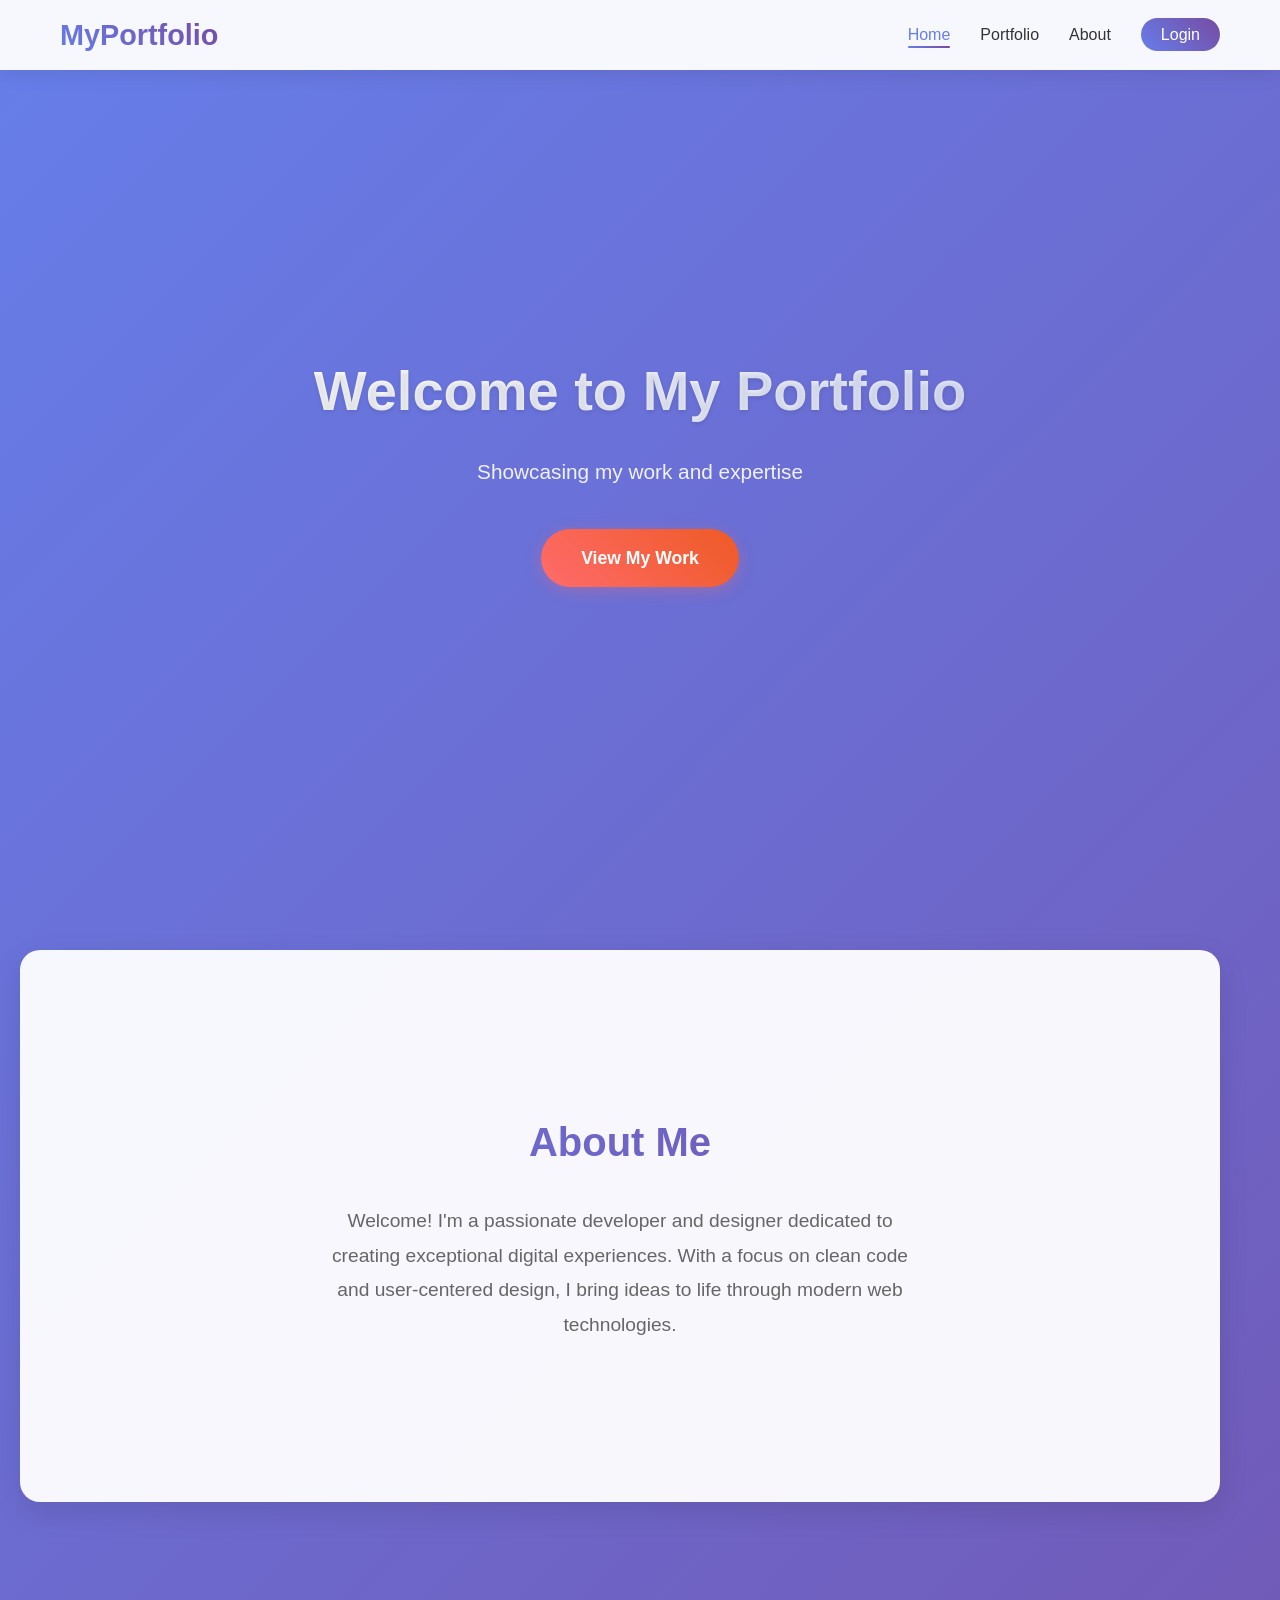
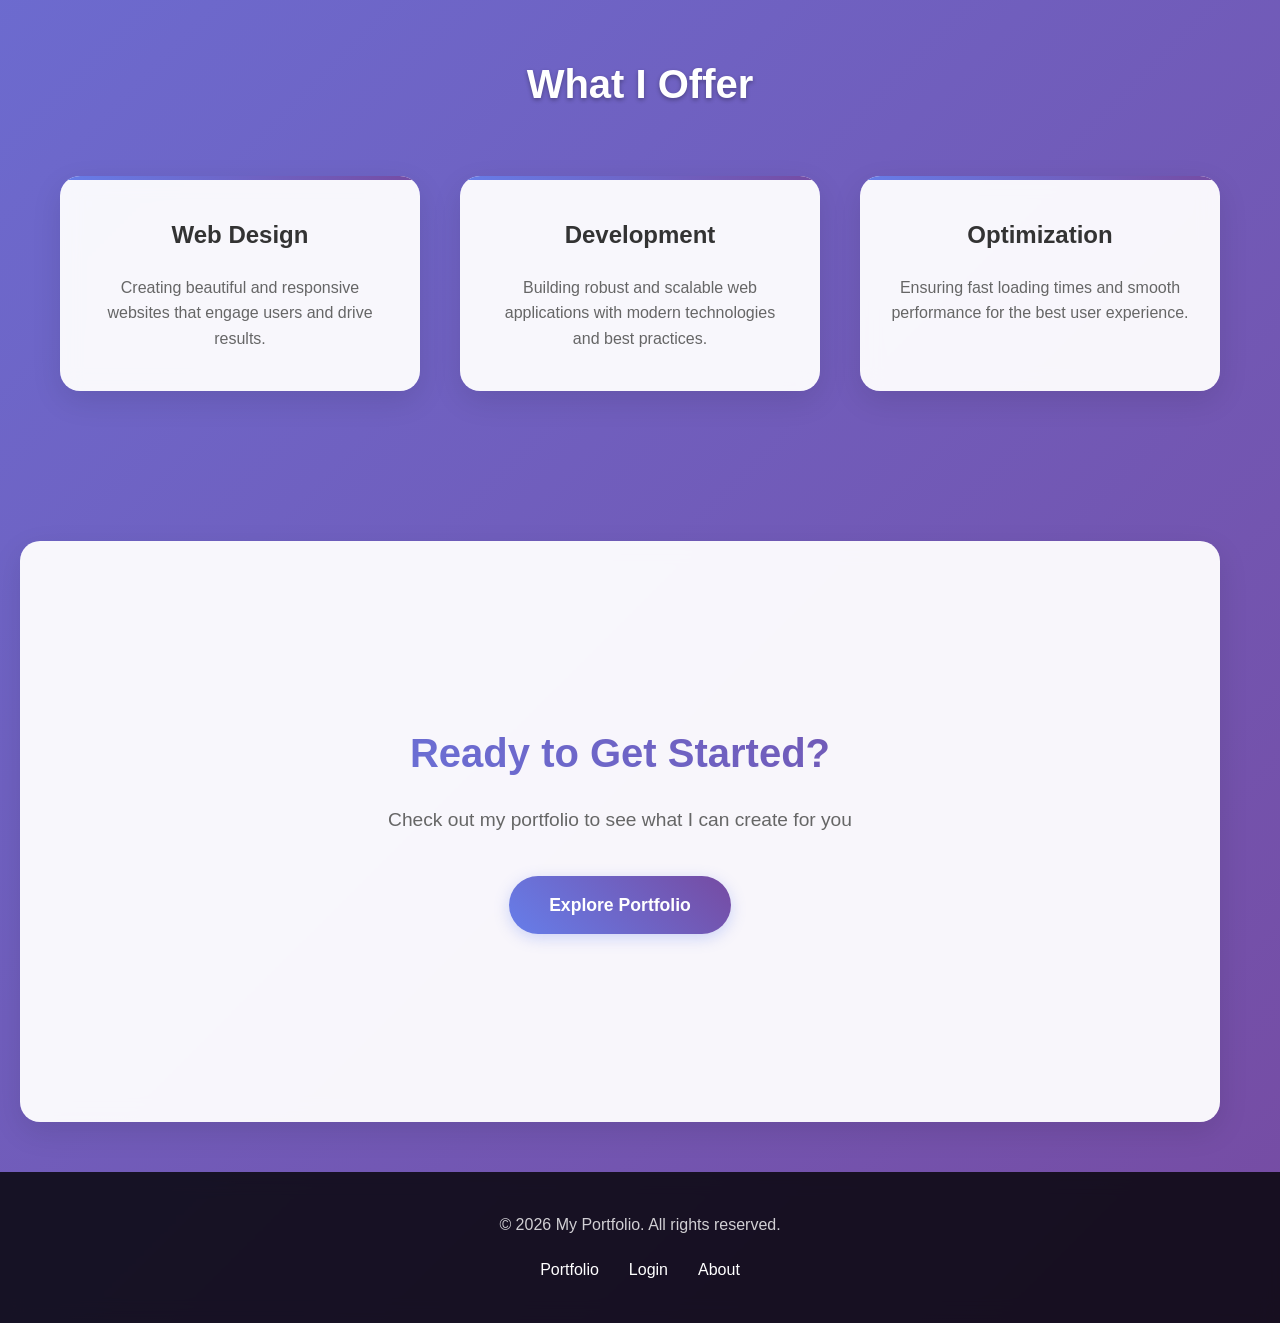
<file: index.htm>
<!DOCTYPE html>
<html lang="en">
<head>
    <meta charset="UTF-8">
    <meta name="viewport" content="width=device-width, initial-scale=1.0">
    <title>Home | Welcome</title>
    <link rel="stylesheet" href="./index.css">
</head>
<body>
    <!-- Navigation Bar -->
    <nav class="navbar">
        <div class="nav-container">
            <div class="logo">MyPortfolio</div>
            <ul class="nav-menu">
                <li><a href="./index.htm" class="nav-link active">Home</a></li>
                <li><a href="./portfolio.html" class="nav-link">Portfolio</a></li>
                <li><a href="#about" class="nav-link">About</a></li>
                <li><a href="./login.htm" class="nav-link login-btn">Login</a></li>
            </ul>
        </div>
    </nav>

    <!-- Hero Section -->
    <section class="hero">
        <div class="hero-content">
            <h1 class="hero-title">Welcome to My Portfolio</h1>
            <p class="hero-subtitle">Showcasing my work and expertise</p>
            <a href="./portfolio.html" class="cta-button">View My Work</a>
        </div>
    </section>

    <!-- About Section -->
    <section id="about" class="about">
        <div class="about-container">
            <h2>About Me</h2>
            <p>Welcome! I'm a passionate developer and designer dedicated to creating exceptional digital experiences. With a focus on clean code and user-centered design, I bring ideas to life through modern web technologies.</p>
        </div>
    </section>

    <!-- Features Section -->
    <section class="features">
        <div class="features-container">
            <h2>What I Offer</h2>
            <div class="features-grid">
                <div class="feature-card">
                    <h3>Web Design</h3>
                    <p>Creating beautiful and responsive websites that engage users and drive results.</p>
                </div>
                <div class="feature-card">
                    <h3>Development</h3>
                    <p>Building robust and scalable web applications with modern technologies and best practices.</p>
                </div>
                <div class="feature-card">
                    <h3>Optimization</h3>
                    <p>Ensuring fast loading times and smooth performance for the best user experience.</p>
                </div>
            </div>
        </div>
    </section>

    <!-- Call to Action Section -->
    <section class="cta-section">
        <div class="cta-content">
            <h2>Ready to Get Started?</h2>
            <p>Check out my portfolio to see what I can create for you</p>
            <a href="./portfolio.html" class="cta-button-secondary">Explore Portfolio</a>
        </div>
    </section>

    <!-- Footer -->
    <footer class="footer">
        <div class="footer-container">
            <p>&copy; 2026 My Portfolio. All rights reserved.</p>
            <ul class="footer-links">
                <li><a href="./portfolio.html">Portfolio</a></li>
                <li><a href="./login.htm">Login</a></li>
                <li><a href="#about">About</a></li>
            </ul>
        </div>
    </footer>
</body>
</html>
</file>
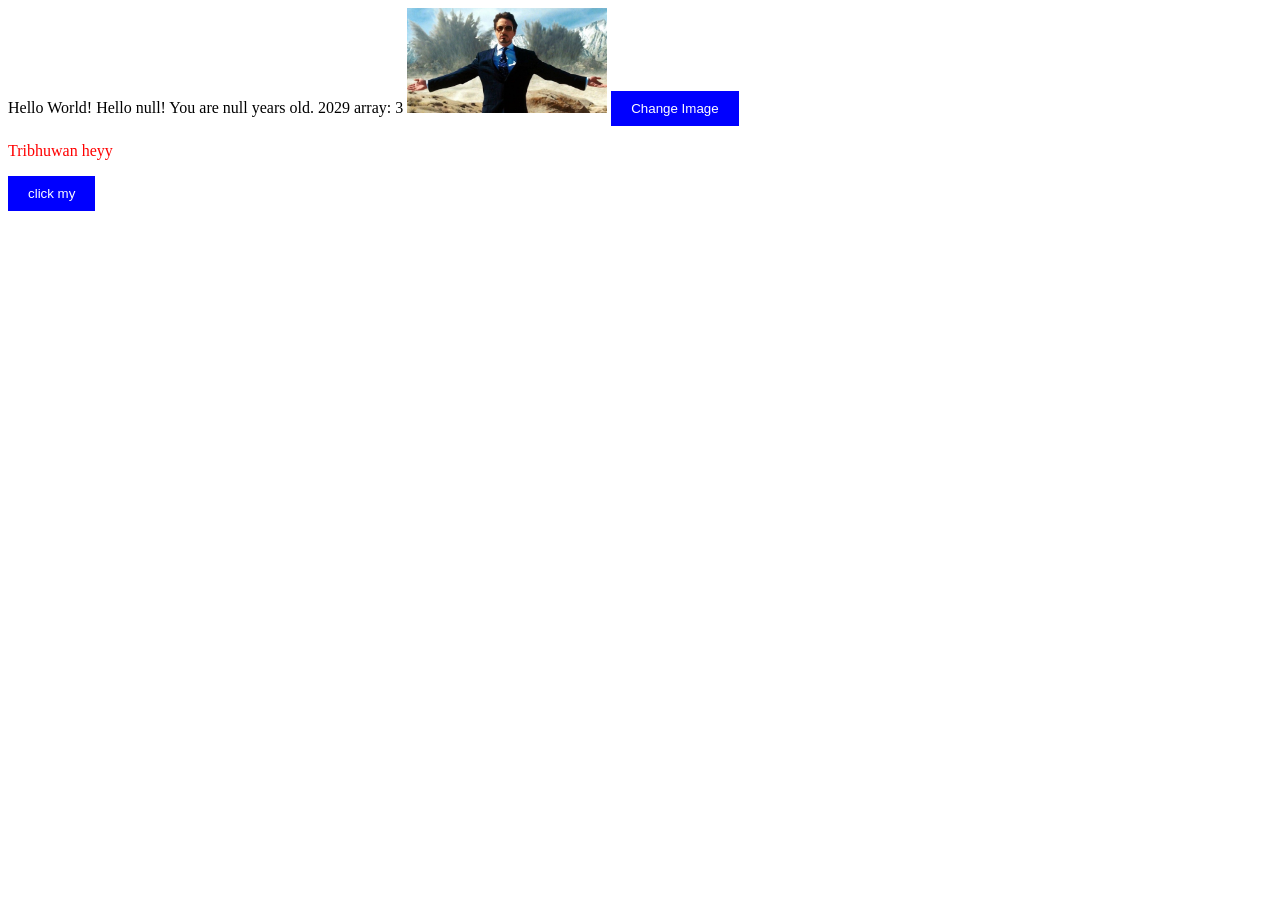
<file: login.htm>
<!DOCTYPE html>
<html lang="en">
<head>
    <meta charset="UTF-8">
    <meta name="viewport" content="width=device-width, initial-scale=1.0">
    <title>Document</title>
    <link rel="stylesheet" href="./login.css">
    <script src="./login.js"></script>
</head>
<body>

    <img src="./tonystark.jpg" alt="tony" id="tony">
    <button onclick="document.getElementById('tony').src='./IMG.jpg'">Change Image</button>
    <p id="para"> Tribhuwan heyy</p>
    <button onclick="document.getElementById('para').innerHTML='No baby'">click my
    </button>

</body>
</html>
</file>
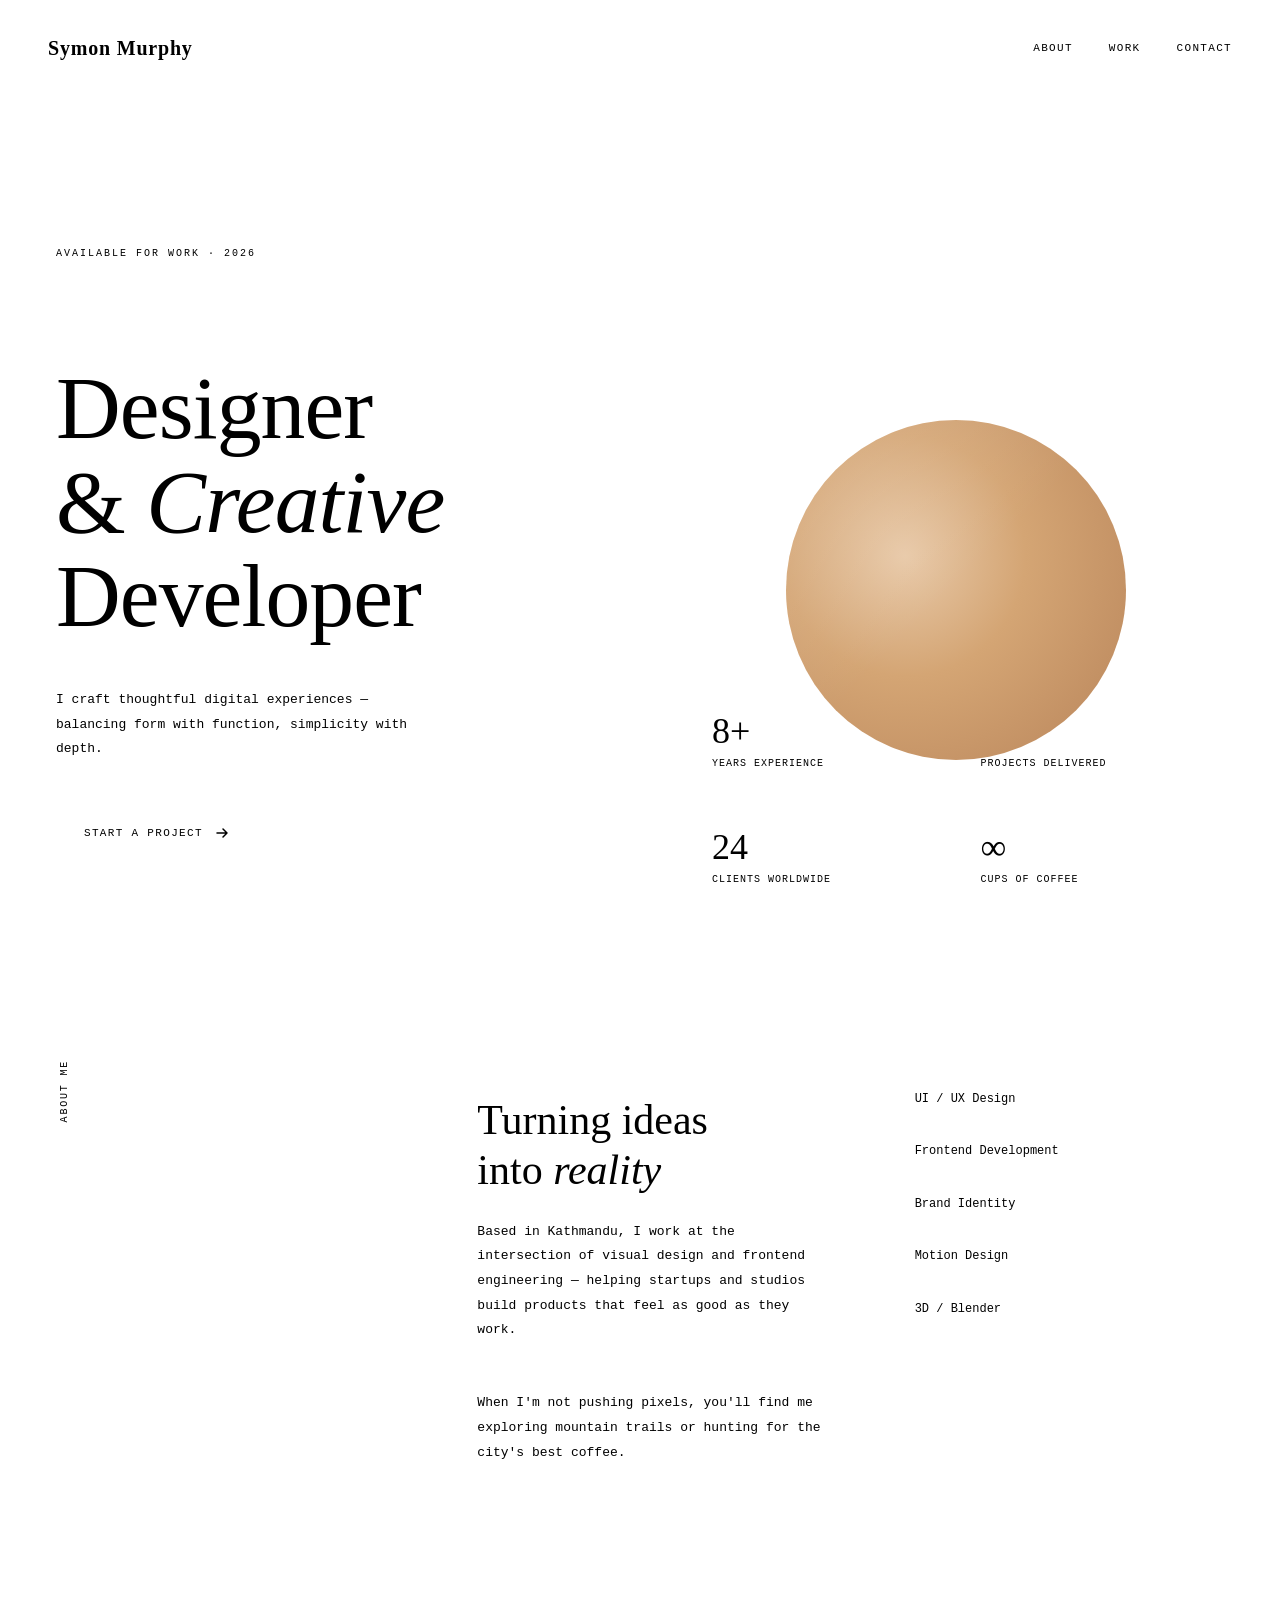
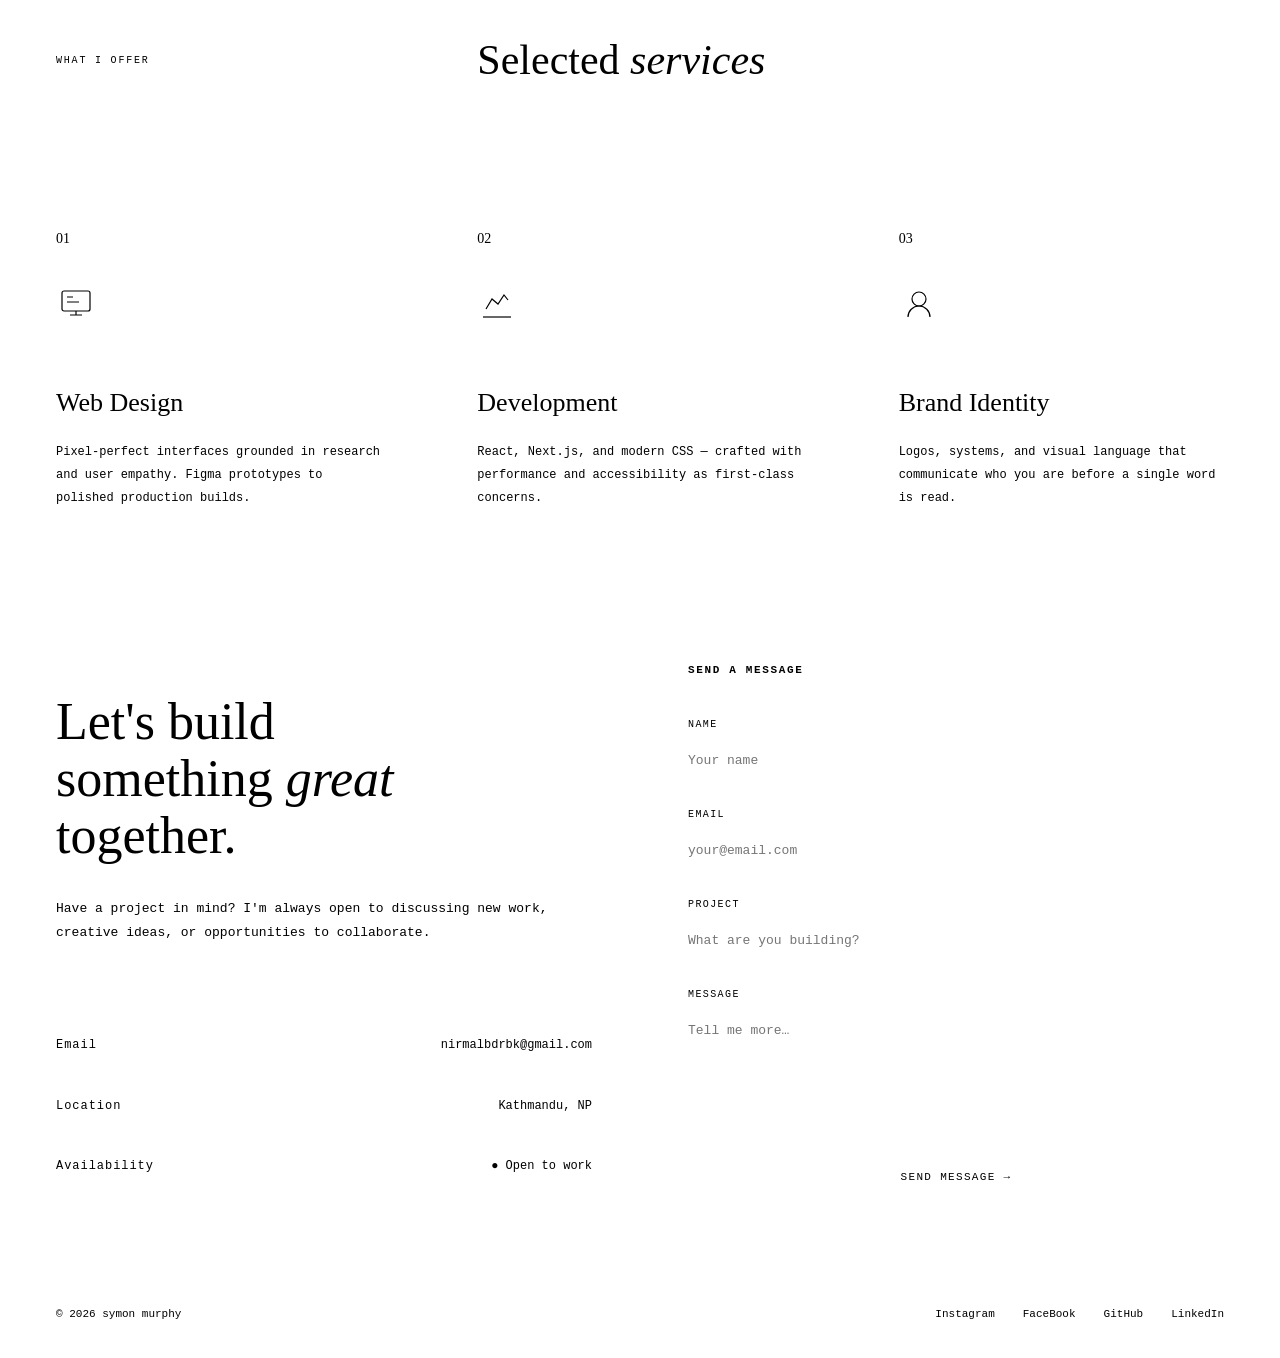
<file: portfolio.html>
<!DOCTYPE html>
<html lang="en">
<head>
<meta charset="UTF-8">
<meta name="viewport" content="width=device-width, initial-scale=1.0">
<title>Symon — Portfolio</title>
<link rel="stylesheet" href="portfolio.css">
</head>
<body>

<!-- NAV -->
<nav>
  <a href="#hero" class="nav-logo">Symon Murphy</a>
  <ul class="nav-links">
    <li><a href="#about">About</a></li>
    <li><a href="#services">Work</a></li>
    <li><a href="#contact">Contact</a></li>
  </ul>
</nav>

<!-- HERO -->
<section id="hero">
  <div class="hero-left">
    <p class="hero-label">Available for work · 2026</p>
    <h1 class="hero-name">
      Designer<br>
      &amp; <em>Creative</em><br>
      Developer
    </h1>
    <p class="hero-desc">
      I craft thoughtful digital experiences — balancing form with function, simplicity with depth.
    </p>
    <a href="#contact" class="hero-cta">
      Start a project
      <svg width="14" height="14" viewBox="0 0 14 14" fill="none">
        <path d="M2 7h10M8 3l4 4-4 4" stroke="currentColor" stroke-width="1.5" stroke-linecap="round" stroke-linejoin="round"/>
      </svg>
    </a>
  </div>
  <div class="hero-right">
    <div class="hero-visual">
      <div class="hero-circle"></div>
    </div>
    <div class="hero-stats">
      <div class="stat">
        <span class="stat-num">8+</span>
        <span class="stat-label">Years experience</span>
      </div>
      <div class="stat">
        <span class="stat-num">60+</span>
        <span class="stat-label">Projects delivered</span>
      </div>
      <div class="stat">
        <span class="stat-num">24</span>
        <span class="stat-label">Clients worldwide</span>
      </div>
      <div class="stat">
        <span class="stat-num">∞</span>
        <span class="stat-label">Cups of coffee</span>
      </div>
    </div>
  </div>
</section>

<!-- ABOUT -->
<section id="about" class="reveal">
  <div class="section-tag">
    <span>About me</span>
  </div>
  <div class="about-content">
    <div class="about-text">
      <h2>Turning ideas<br>into <em>reality</em></h2>
      <p>
        Based in Kathmandu, I work at the intersection of visual design and frontend engineering — helping startups and studios build products that feel as good as they work.
      </p>
      <br>
      <p style="color: var(--muted);">
        When I'm not pushing pixels, you'll find me exploring mountain trails or hunting for the city's best coffee.
      </p>
    </div>
    <ul class="skills-list">
      <li><span class="skill-name">UI / UX Design</span><span class="skill-bar" data-w="95"></span></li>
      <li><span class="skill-name">Frontend Development</span><span class="skill-bar" data-w="88"></span></li>
      <li><span class="skill-name">Brand Identity</span><span class="skill-bar" data-w="80"></span></li>
      <li><span class="skill-name">Motion Design</span><span class="skill-bar" data-w="75"></span></li>
      <li><span class="skill-name">3D / Blender</span><span class="skill-bar" data-w="70"></span></li>
    </ul>
  </div>
</section>

<!-- SERVICES -->
<section id="services" class="reveal">
  <div class="services-header">
    <div class="services-header-left">
      <span style="font-size:10px;letter-spacing:.18em;text-transform:uppercase;color:var(--muted)">What I offer</span>
    </div>
    <div class="services-header-right">
      <h2>Selected <em>services</em></h2>
    </div>
  </div>
  <div class="services-grid">
    <div class="service-card">
      <span class="service-num">01</span>
      <svg class="service-icon" viewBox="0 0 40 40" fill="none" stroke="currentColor" stroke-width="1.2">
        <rect x="6" y="8" width="28" height="20" rx="2"/>
        <path d="M14 32h12M20 28v4"/>
        <path d="M11 14h6M11 19h12"/>
      </svg>
      <h3>Web Design</h3>
      <p>Pixel-perfect interfaces grounded in research and user empathy. Figma prototypes to polished production builds.</p>
    </div>
    <div class="service-card">
      <span class="service-num">02</span>
      <svg class="service-icon" viewBox="0 0 40 40" fill="none" stroke="currentColor" stroke-width="1.2">
        <polyline points="9,26 15,16 21,21 27,12 31,17"/>
        <path d="M6 34h28"/>
      </svg>
      <h3>Development</h3>
      <p>React, Next.js, and modern CSS — crafted with performance and accessibility as first-class concerns.</p>
    </div>
    <div class="service-card">
      <span class="service-num">03</span>
      <svg class="service-icon" viewBox="0 0 40 40" fill="none" stroke="currentColor" stroke-width="1.2">
        <circle cx="20" cy="16" r="7"/>
        <path d="M9 34c0-6.075 4.925-11 11-11s11 4.925 11 11"/>
      </svg>
      <h3>Brand Identity</h3>
      <p>Logos, systems, and visual language that communicate who you are before a single word is read.</p>
    </div>
  </div>
</section>

<!-- CONTACT -->
<section id="contact" class="reveal">
  <div class="contact-left">
    <div>
      <h2>Let's build<br>something <em>great</em><br>together.</h2>
      <p style="color:var(--muted); line-height:1.9;">
        Have a project in mind? I'm always open to discussing new work, creative ideas, or opportunities to collaborate.
      </p>
    </div>
    <div class="contact-info">
      <div class="contact-row">
        <span class="contact-row-label">Email</span>
        <span class="contact-row-val">nirmalbdrbk@gmail.com</span>
      </div>
      <div class="contact-row">
        <span class="contact-row-label">Location</span>
        <span class="contact-row-val">Kathmandu, NP</span>
      </div>
      <div class="contact-row">
        <span class="contact-row-label">Availability</span>
        <span class="contact-row-val" style="color:var(--accent)">● Open to work</span>
      </div>
    </div>
  </div>
  <div class="contact-right">
    <h3>Send a message</h3>
    <div class="form-group">
      <label>Name</label>
      <input type="text" placeholder="Your name">
    </div>
    <div class="form-group">
      <label>Email</label>
      <input type="email" placeholder="your@email.com">
    </div>
    <div class="form-group">
      <label>Project</label>
      <input type="text" placeholder="What are you building?">
    </div>
    <div class="form-group">
      <label>Message</label>
      <textarea placeholder="Tell me more…"></textarea>
    </div>
    <button class="submit-btn">Send message →</button>
  </div>
</section>

<!-- FOOTER -->
<footer>
  <span>© 2026 symon murphy</span>
  <div class="footer-links">
    <a href="https://www.instagram.com/symon.br35?igsh=MXhydWpwdHZkd2JveA==">Instagram</a>
    <a href="https://www.facebook.com/share/1Dt2ZG6YBQ/">FaceBook</a>
    <a href="https://github.com/symon-br">GitHub</a>
    <a href="https://www.linkedin.com/in/nirmal-bahadur-bk-346a613a9/">LinkedIn</a>
  </div>
</footer>

<script src="portfolio.js"></script>
</body>
</html>
</file>
<file: index.css>
/* Reset and Base Styles */
* {
    margin: 0;
    padding: 0;
    box-sizing: border-box;
}

body {
    font-family: 'Segoe UI', Tahoma, Geneva, Verdana, sans-serif;
    line-height: 1.6;
    color: #333;
    background: linear-gradient(135deg, #667eea 0%, #764ba2 100%);
    min-height: 100vh;
}

/* Navigation */
.navbar {
    background: rgba(255, 255, 255, 0.95);
    backdrop-filter: blur(10px);
    box-shadow: 0 2px 20px rgba(0, 0, 0, 0.1);
    position: fixed;
    top: 0;
    width: 100%;
    z-index: 1000;
}

.nav-container {
    max-width: 1200px;
    margin: 0 auto;
    padding: 0 20px;
    display: flex;
    justify-content: space-between;
    align-items: center;
    height: 70px;
}

.logo {
    font-size: 1.8rem;
    font-weight: bold;
    background: linear-gradient(45deg, #667eea, #764ba2);
    -webkit-background-clip: text;
    -webkit-text-fill-color: transparent;
    background-clip: text;
}

.nav-menu {
    display: flex;
    list-style: none;
    gap: 30px;
}

.nav-link {
    text-decoration: none;
    color: #333;
    font-weight: 500;
    transition: all 0.3s ease;
    position: relative;
}

.nav-link:hover {
    color: #667eea;
    transform: translateY(-2px);
}

.nav-link.active {
    color: #667eea;
}

.nav-link.active::after {
    content: '';
    position: absolute;
    bottom: -5px;
    left: 0;
    width: 100%;
    height: 2px;
    background: linear-gradient(45deg, #667eea, #764ba2);
    border-radius: 1px;
}

.login-btn {
    background: linear-gradient(45deg, #667eea, #764ba2);
    color: white !important;
    padding: 8px 20px;
    border-radius: 25px;
    transition: all 0.3s ease;
}

.login-btn:hover {
    transform: translateY(-2px);
    box-shadow: 0 5px 15px rgba(102, 126, 234, 0.4);
}

/* Hero Section */
.hero {
    padding: 120px 20px 80px;
    text-align: center;
    color: white;
    min-height: 100vh;
    display: flex;
    align-items: center;
    justify-content: center;
}

.hero-content {
    max-width: 800px;
    animation: fadeInUp 1s ease-out;
}

.hero-title {
    font-size: 3.5rem;
    font-weight: 700;
    margin-bottom: 20px;
    background: linear-gradient(45deg, #ffffff, #e0e7ff);
    -webkit-background-clip: text;
    -webkit-text-fill-color: transparent;
    background-clip: text;
    text-shadow: 0 2px 4px rgba(0, 0, 0, 0.1);
}

.hero-subtitle {
    font-size: 1.3rem;
    margin-bottom: 40px;
    opacity: 0.9;
    font-weight: 300;
}

.cta-button {
    display: inline-block;
    background: linear-gradient(45deg, #ff6b6b, #ee5a24);
    color: white;
    padding: 15px 40px;
    text-decoration: none;
    border-radius: 50px;
    font-weight: 600;
    font-size: 1.1rem;
    transition: all 0.3s ease;
    box-shadow: 0 4px 15px rgba(255, 107, 107, 0.3);
    position: relative;
    overflow: hidden;
}

.cta-button:hover {
    transform: translateY(-3px);
    box-shadow: 0 8px 25px rgba(255, 107, 107, 0.4);
}

.cta-button::before {
    content: '';
    position: absolute;
    top: 0;
    left: -100%;
    width: 100%;
    height: 100%;
    background: linear-gradient(90deg, transparent, rgba(255, 255, 255, 0.2), transparent);
    transition: left 0.5s;
}

.cta-button:hover::before {
    left: 100%;
}

/* Sections */
.about, .features, .cta-section {
    padding: 100px 20px;
    max-width: 1200px;
    margin: 0 auto;
}

.about {
    background: rgba(255, 255, 255, 0.95);
    backdrop-filter: blur(10px);
    margin: 50px 20px;
    border-radius: 20px;
    box-shadow: 0 10px 30px rgba(0, 0, 0, 0.1);
}

.about-container {
    text-align: center;
    padding: 60px;
}

.about h2 {
    font-size: 2.5rem;
    margin-bottom: 30px;
    background: linear-gradient(45deg, #667eea, #764ba2);
    -webkit-background-clip: text;
    -webkit-text-fill-color: transparent;
    background-clip: text;
}

.about p {
    font-size: 1.2rem;
    color: #666;
    max-width: 600px;
    margin: 0 auto;
    line-height: 1.8;
}

/* Features */
.features {
    background: transparent;
}

.features-container h2 {
    text-align: center;
    font-size: 2.5rem;
    margin-bottom: 60px;
    color: white;
    text-shadow: 0 2px 4px rgba(0, 0, 0, 0.3);
}

.features-grid {
    display: grid;
    grid-template-columns: repeat(auto-fit, minmax(300px, 1fr));
    gap: 40px;
}

.feature-card {
    background: rgba(255, 255, 255, 0.95);
    backdrop-filter: blur(10px);
    padding: 40px 30px;
    border-radius: 20px;
    text-align: center;
    box-shadow: 0 10px 30px rgba(0, 0, 0, 0.1);
    transition: all 0.3s ease;
    position: relative;
    overflow: hidden;
}

.feature-card::before {
    content: '';
    position: absolute;
    top: 0;
    left: 0;
    width: 100%;
    height: 4px;
    background: linear-gradient(45deg, #667eea, #764ba2);
}

.feature-card:hover {
    transform: translateY(-10px);
    box-shadow: 0 20px 40px rgba(0, 0, 0, 0.15);
}

.feature-card h3 {
    font-size: 1.5rem;
    margin-bottom: 20px;
    color: #333;
}

.feature-card p {
    color: #666;
    line-height: 1.6;
}

/* CTA Section */
.cta-section {
    background: rgba(255, 255, 255, 0.95);
    backdrop-filter: blur(10px);
    margin: 50px 20px;
    border-radius: 20px;
    box-shadow: 0 10px 30px rgba(0, 0, 0, 0.1);
    text-align: center;
}

.cta-content {
    padding: 80px 40px;
}

.cta-content h2 {
    font-size: 2.5rem;
    margin-bottom: 20px;
    background: linear-gradient(45deg, #667eea, #764ba2);
    -webkit-background-clip: text;
    -webkit-text-fill-color: transparent;
    background-clip: text;
}

.cta-content p {
    font-size: 1.2rem;
    color: #666;
    margin-bottom: 40px;
}

.cta-button-secondary {
    display: inline-block;
    background: linear-gradient(45deg, #667eea, #764ba2);
    color: white;
    padding: 15px 40px;
    text-decoration: none;
    border-radius: 50px;
    font-weight: 600;
    font-size: 1.1rem;
    transition: all 0.3s ease;
    box-shadow: 0 4px 15px rgba(102, 126, 234, 0.3);
    position: relative;
    overflow: hidden;
}

.cta-button-secondary:hover {
    transform: translateY(-3px);
    box-shadow: 0 8px 25px rgba(102, 126, 234, 0.4);
}

.cta-button-secondary::before {
    content: '';
    position: absolute;
    top: 0;
    left: -100%;
    width: 100%;
    height: 100%;
    background: linear-gradient(90deg, transparent, rgba(255, 255, 255, 0.2), transparent);
    transition: left 0.5s;
}

.cta-button-secondary:hover::before {
    left: 100%;
}

/* Footer */
.footer {
    background: rgba(0, 0, 0, 0.8);
    backdrop-filter: blur(10px);
    color: white;
    padding: 40px 20px;
    text-align: center;
}

.footer-container {
    max-width: 1200px;
    margin: 0 auto;
}

.footer p {
    margin-bottom: 20px;
    opacity: 0.8;
}

.footer-links {
    display: flex;
    justify-content: center;
    gap: 30px;
    list-style: none;
}

.footer-links a {
    color: white;
    text-decoration: none;
    transition: all 0.3s ease;
}

.footer-links a:hover {
    color: #667eea;
}

/* Animations */
@keyframes fadeInUp {
    from {
        opacity: 0;
        transform: translateY(30px);
    }
    to {
        opacity: 1;
        transform: translateY(0);
    }
}

/* Responsive Design */
@media (max-width: 768px) {
    .nav-menu {
        display: none; /* Could be made into a hamburger menu */
    }

    .hero-title {
        font-size: 2.5rem;
    }

    .hero-subtitle {
        font-size: 1.1rem;
    }

    .about, .features, .cta-section {
        padding: 60px 20px;
    }

    .about-container {
        padding: 40px 20px;
    }

    .features-grid {
        grid-template-columns: 1fr;
        gap: 30px;
    }

    .footer-links {
        flex-direction: column;
        gap: 15px;
    }
}
</file>
<file: login.css>
p {
    color: red;
    font-size: 16px;
}

button {
    background-color: blue;
    color: white;
    padding: 10px 20px;
    border: none;
    cursor: pointer;
    animation: cubic-bezier(0.455, 0.03, 0.515, 0.955) 1s infinite;
}

img {
    width: 200px;
    height: auto;
    transition: transform 0.3s ease;
}
</file>
<file: portfolio.css>
/* *, *::before, *::after { box-sizing: border-box; margin: 0; padding: 0; }

  :root {
    --bg: #F5F2ED;
    --ink: #1A1814;
    --muted: #8A877F;
    --accent: #C8622A;
    --line: #D8D4CC;
    --card: #EDEAE3;
  } */

  html { scroll-behavior: smooth; }

  body {
    background: var(--bg);
    color: var(--ink);
    font-family: 'DM Mono', monospace;
    font-weight: 300;
    font-size: 13px;
    line-height: 1.7;
    overflow-x: hidden;
  }

  /* ── NAV ── */
  nav {
    position: fixed; top: 0; left: 0; right: 0; z-index: 100;
    display: flex; justify-content: space-between; align-items: center;
    padding: 24px 48px;
    background: var(--bg);
    border-bottom: 1px solid var(--line);
    animation: fadeDown .6s ease both;
  }
  .nav-logo {
    font-family: 'Cormorant Garamond', serif;
    font-size: 20px; font-weight: 600; letter-spacing: .04em;
    color: var(--ink); text-decoration: none;
  }
  .nav-links { display: flex; gap: 36px; list-style: none; }
  .nav-links a {
    color: var(--muted); text-decoration: none;
    font-size: 11px; letter-spacing: .12em; text-transform: uppercase;
    transition: color .2s;
  }
  .nav-links a:hover { color: var(--ink); }

  /* ── HERO ── */
  #hero {
    min-height: 100vh;
    display: grid;
    grid-template-columns: 1fr 1fr;
    padding-top: 88px;
  }
  .hero-left {
    display: flex; flex-direction: column; justify-content: center;
    padding: 80px 48px 80px 48px;
    border-right: 1px solid var(--line);
    animation: fadeUp .8s .2s ease both;
  }
  .hero-label {
    font-size: 10px; letter-spacing: .2em; text-transform: uppercase;
    color: var(--accent); margin-bottom: 24px;
  }
  .hero-name {
    font-family: 'Cormorant Garamond', serif;
    font-size: clamp(52px, 7vw, 92px);
    font-weight: 300; line-height: 1.05;
    letter-spacing: -.01em;
    margin-bottom: 32px;
  }
  .hero-name em { font-style: italic; color: var(--accent); }
  .hero-desc {
    color: var(--muted); max-width: 380px;
    margin-bottom: 48px; line-height: 1.9;
  }
  .hero-cta {
    display: inline-flex; align-items: center; gap: 12px;
    background: var(--ink); color: var(--bg);
    padding: 14px 28px; text-decoration: none;
    font-size: 11px; letter-spacing: .12em; text-transform: uppercase;
    transition: background .2s, transform .2s;
    width: fit-content;
  }
  .hero-cta:hover { background: var(--accent); transform: translateY(-2px); }
  .hero-cta svg { transition: transform .2s; }
  .hero-cta:hover svg { transform: translateX(4px); }

  .hero-right {
    display: flex; flex-direction: column; justify-content: flex-end;
    padding: 80px 48px;
    animation: fadeUp .8s .4s ease both;
    position: relative;
  }
  .hero-visual {
    position: absolute; inset: 88px 0 0 0;
    display: flex; align-items: center; justify-content: center;
  }
  .hero-circle {
    width: min(340px, 80%); aspect-ratio: 1;
    border-radius: 50%;
    background: radial-gradient(circle at 35% 40%, #E8C9A8 0%, #D4A574 40%, #B8845A 100%);
    position: relative; overflow: hidden;
  }
  .hero-circle::after {
    content: '';
    position: absolute; inset: 0;
    background: linear-gradient(135deg, rgba(255,255,255,.15) 0%, transparent 50%);
  }
  .hero-stats {
    display: grid; grid-template-columns: 1fr 1fr;
    gap: 1px; background: var(--line);
    border-top: 1px solid var(--line);
    border-left: 1px solid var(--line);
  }
  .stat {
    background: var(--bg); padding: 28px 24px;
  }
  .stat-num {
    font-family: 'Cormorant Garamond', serif;
    font-size: 36px; font-weight: 300; display: block;
    line-height: 1;
  }
  .stat-label {
    font-size: 10px; color: var(--muted);
    letter-spacing: .1em; text-transform: uppercase;
    margin-top: 6px; display: block;
  }

  /* ── ABOUT ── */
  #about {
    display: grid; grid-template-columns: 1fr 2fr;
    border-top: 1px solid var(--line);
    animation: fadeUp .8s ease both;
  }
  .section-tag {
    padding: 64px 48px;
    border-right: 1px solid var(--line);
    display: flex; align-items: flex-start;
  }
  .section-tag span {
    font-size: 10px; letter-spacing: .18em; text-transform: uppercase;
    color: var(--muted);
    writing-mode: vertical-rl; transform: rotate(180deg);
  }
  .about-content {
    padding: 64px 48px;
    display: grid; grid-template-columns: 1fr 1fr; gap: 48px;
    align-items: start;
  }
  .about-text h2 {
    font-family: 'Cormorant Garamond', serif;
    font-size: 42px; font-weight: 300; line-height: 1.2;
    margin-bottom: 24px;
  }
  .about-text h2 em { font-style: italic; }
  .about-text p { color: var(--muted); line-height: 1.9; }
  .skills-list { list-style: none; }
  .skills-list li {
    padding: 16px 0;
    border-bottom: 1px solid var(--line);
    display: flex; justify-content: space-between; align-items: center;
    font-size: 12px;
  }
  .skills-list li:first-child { border-top: 1px solid var(--line); }
  .skill-name { color: var(--ink); }
  .skill-bar {
    width: 80px; height: 2px; background: var(--line);
    position: relative; overflow: hidden;
  }
  .skill-bar::after {
    content: ''; position: absolute; left: 0; top: 0; bottom: 0;
    background: var(--accent);
    animation: barGrow 1.2s ease both;
  }
  .skill-bar[data-w="95"]::after  { width: 95%; animation-delay: .1s; }
  .skill-bar[data-w="88"]::after  { width: 88%; animation-delay: .2s; }
  .skill-bar[data-w="80"]::after  { width: 80%; animation-delay: .3s; }
  .skill-bar[data-w="75"]::after  { width: 75%; animation-delay: .4s; }
  .skill-bar[data-w="70"]::after  { width: 70%; animation-delay: .5s; }

  /* ── SERVICES ── */
  #services {
    border-top: 1px solid var(--line);
  }
  .services-header {
    display: grid; grid-template-columns: 1fr 2fr;
    border-bottom: 1px solid var(--line);
  }
  .services-header-left {
    padding: 48px;
    border-right: 1px solid var(--line);
    display: flex; align-items: center;
  }
  .services-header-right { padding: 48px; }
  .services-header-right h2 {
    font-family: 'Cormorant Garamond', serif;
    font-size: 42px; font-weight: 300;
  }
  .services-header-right h2 em { font-style: italic; }
  .services-grid {
    display: grid; grid-template-columns: repeat(3, 1fr);
    border-bottom: 1px solid var(--line);
  }
  .service-card {
    padding: 48px;
    border-right: 1px solid var(--line);
    transition: background .3s;
    cursor: default;
  }
  .service-card:last-child { border-right: none; }
  .service-card:hover { background: var(--card); }
  .service-num {
    font-family: 'Cormorant Garamond', serif;
    font-size: 14px; color: var(--accent);
    margin-bottom: 32px; display: block;
  }
  .service-icon {
    width: 40px; height: 40px; margin-bottom: 24px;
    color: var(--ink);
  }
  .service-card h3 {
    font-family: 'Cormorant Garamond', serif;
    font-size: 26px; font-weight: 400; margin-bottom: 16px;
  }
  .service-card p { color: var(--muted); line-height: 1.9; font-size: 12px; }

  /* ── CONTACT ── */
  #contact {
    display: grid; grid-template-columns: 1fr 1fr;
    border-top: 1px solid var(--line);
  }
  .contact-left {
    padding: 80px 48px;
    border-right: 1px solid var(--line);
    display: flex; flex-direction: column; justify-content: space-between;
  }
  .contact-left h2 {
    font-family: 'Cormorant Garamond', serif;
    font-size: 52px; font-weight: 300; line-height: 1.1;
    margin-bottom: 32px;
  }
  .contact-left h2 em { font-style: italic; }
  .contact-info { margin-top: 48px; }
  .contact-row {
    display: flex; justify-content: space-between;
    padding: 20px 0; border-bottom: 1px solid var(--line);
    font-size: 12px;
  }
  .contact-row:first-child { border-top: 1px solid var(--line); }
  .contact-row-label { color: var(--muted); letter-spacing: .08em; }
  .contact-row-val { color: var(--ink); }

  .contact-right { padding: 80px 48px; }
  .contact-right h3 {
    font-size: 11px; letter-spacing: .15em; text-transform: uppercase;
    color: var(--muted); margin-bottom: 36px;
  }
  .form-group { margin-bottom: 28px; }
  .form-group label {
    display: block; font-size: 10px;
    letter-spacing: .14em; text-transform: uppercase;
    color: var(--muted); margin-bottom: 10px;
  }
  .form-group input,
  .form-group textarea {
    width: 100%; background: transparent;
    border: none; border-bottom: 1px solid var(--line);
    padding: 10px 0; color: var(--ink);
    font-family: 'DM Mono', monospace; font-size: 13px;
    outline: none; resize: none;
    transition: border-color .2s;
  }
  .form-group input:focus,
  .form-group textarea:focus { border-color: var(--accent); }
  .form-group textarea { min-height: 80px; }
  .submit-btn {
    background: var(--ink); color: var(--bg);
    border: none; padding: 14px 32px; cursor: pointer;
    font-family: 'DM Mono', monospace;
    font-size: 11px; letter-spacing: .12em; text-transform: uppercase;
    transition: background .2s, transform .2s;
    width: 100%; margin-top: 8px;
  }
  .submit-btn:hover { background: var(--accent); transform: translateY(-2px); }

  /* ── FOOTER ── */
  footer {
    display: flex; justify-content: space-between; align-items: center;
    padding: 28px 48px;
    border-top: 1px solid var(--line);
    font-size: 11px; color: var(--muted);
  }
  .footer-links { display: flex; gap: 28px; }
  .footer-links a { color: var(--muted); text-decoration: none; transition: color .2s; }
  .footer-links a:hover { color: var(--ink); }

  /* ── ANIMATIONS ── */
  @keyframes fadeDown { from { opacity: 0; transform: translateY(-16px); } to { opacity: 1; transform: translateY(0); } }
  @keyframes fadeUp   { from { opacity: 0; transform: translateY(28px);  } to { opacity: 1; transform: translateY(0); } }
  @keyframes barGrow  { from { width: 0; } }

  /* ── SCROLL REVEAL ── */
  .reveal { opacity: 0; transform: translateY(32px); transition: opacity .7s ease, transform .7s ease; }
  .reveal.visible { opacity: 1; transform: translateY(0); }

  /* ── RESPONSIVE ── */
  @media (max-width: 900px) {
    nav { padding: 20px 24px; }
    .nav-links { display: none; }
    #hero { grid-template-columns: 1fr; }
    .hero-right { display: none; }
    .hero-left { padding: 60px 24px; }
    #about { grid-template-columns: 1fr; }
    .section-tag { display: none; }
    .about-content { grid-template-columns: 1fr; padding: 48px 24px; }
    .services-header { grid-template-columns: 1fr; }
    .services-header-left { display: none; }
    .services-header-right { padding: 48px 24px; }
    .services-grid { grid-template-columns: 1fr; }
    .service-card { border-right: none; border-bottom: 1px solid var(--line); }
    #contact { grid-template-columns: 1fr; }
    .contact-left { border-right: none; border-bottom: 1px solid var(--line); padding: 48px 24px; }
    .contact-right { padding: 48px 24px; }
    footer { padding: 24px; flex-direction: column; gap: 16px; text-align: center; }
  }
</file>
